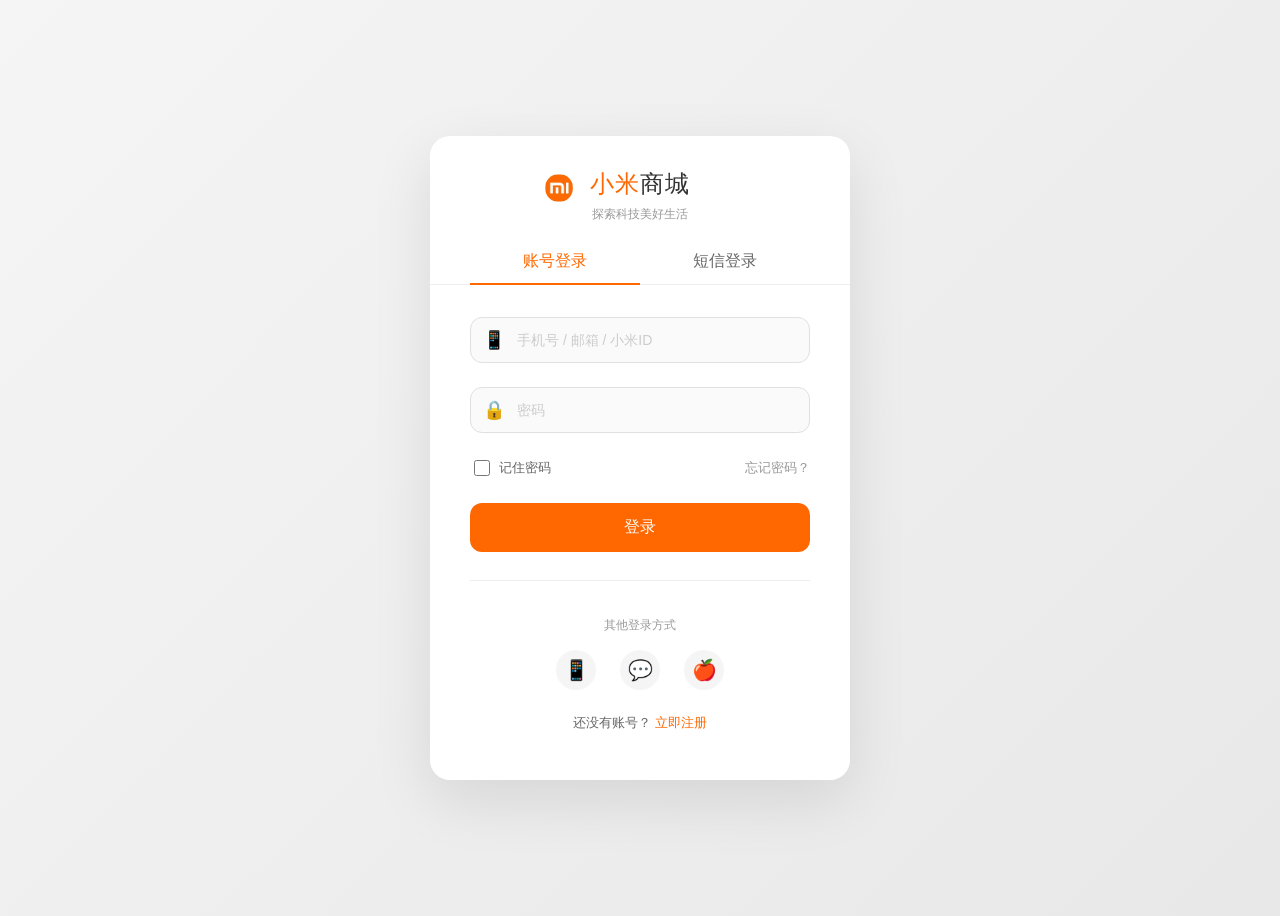
<file: 小米商城/index.html>
<!DOCTYPE html>
<html lang="zh-CN">
<head>
    <meta charset="UTF-8">
    <meta name="viewport" content="width=device-width, initial-scale=1.0, user-scalable=no">
    <title>小米商城 - 探索科技美好生活</title>
    <link rel="stylesheet" href="css/reset.css">
    <style>
        * {
            margin: 0;
            padding: 0;
            box-sizing: border-box;
        }

        body {
            font-family: "Helvetica Neue", Helvetica, Arial, "Microsoft Yahei", sans-serif;
            background: #f5f5f5;
            color: #333;
        }

        /* ========== 顶部导航栏 ========== */
        .top-bar {
            background: #333;
            color: #999;
            font-size: 12px;
            padding: 8px 0;
        }

        .container {
            max-width: 1226px;
            margin: 0 auto;
            padding: 0 15px;
        }

        .top-bar .container {
            display: flex;
            justify-content: space-between;
            align-items: center;
        }

        .top-links a, .user-links a {
            color: #b0b0b0;
            text-decoration: none;
            margin: 0 5px;
        }

        .top-links a:hover, .user-links a:hover {
            color: #ff6700;
        }

        .separator {
            color: #424242;
            margin: 0 5px;
        }

        /* ========== 主头部 ========== */
        .main-header {
            background: #fff;
            padding: 22px 0;
            position: sticky;
            top: 0;
            z-index: 100;
            box-shadow: 0 2px 5px rgba(0,0,0,0.05);
        }

        .main-header .container {
            display: flex;
            align-items: center;
            justify-content: space-between;
        }

        .logo-area {
            display: flex;
            align-items: center;
            gap: 10px;
            text-decoration: none;
        }

        .logo-icon-img {
            width: 28px;
            height: 28px;
            object-fit: contain;
        }

        .logo-text {
            font-size: 24px;
            font-weight: 600;
            color: #ff6700;
        }

        .logo-text span {
            color: #333;
            font-weight: 400;
        }

        .search-box {
            display: flex;
            align-items: center;
            background: #f5f5f5;
            border-radius: 30px;
            overflow: hidden;
        }

        .search-box input {
            width: 240px;
            padding: 12px 16px;
            border: none;
            background: transparent;
            outline: none;
            font-size: 14px;
        }

        .search-btn {
            background: transparent;
            border: none;
            padding: 0 16px;
            cursor: pointer;
            font-size: 18px;
            color: #666;
        }

        .search-btn:hover {
            color: #ff6700;
        }

        .cart-icon {
            position: relative;
            font-size: 24px;
            cursor: pointer;
            color: #333;
            text-decoration: none;
        }

        .cart-icon:hover {
            color: #ff6700;
        }

        .cart-count {
            position: absolute;
            top: -10px;
            right: -12px;
            background: #ff6700;
            color: white;
            font-size: 12px;
            padding: 2px 6px;
            border-radius: 20px;
            min-width: 18px;
            text-align: center;
        }

        /* ========== 导航菜单 ========== */
        .nav-menu {
            background: #fff;
            border-top: 1px solid #eee;
            border-bottom: 1px solid #eee;
            margin-bottom: 20px;
        }

        .nav-menu .container {
            display: flex;
            gap: 30px;
        }

        .nav-menu a {
            padding: 12px 0;
            text-decoration: none;
            color: #333;
            font-size: 14px;
            font-weight: 500;
        }

        .nav-menu a:hover {
            color: #ff6700;
        }

        /* ========== 轮播图 ========== */
        .banner {
            margin-bottom: 30px;
        }

        .swiper {
            position: relative;
            overflow: hidden;
            border-radius: 16px;
        }

        .swiper-wrapper {
            display: flex;
            transition: transform 0.5s ease;
        }

        .swiper-slide {
            flex-shrink: 0;
            width: 100%;
        }

        .swiper-slide img {
            width: 100%;
            height: auto;
            border-radius: 16px;
        }

        .swiper-pagination {
            position: absolute;
            bottom: 15px;
            left: 0;
            right: 0;
            display: flex;
            justify-content: center;
            gap: 8px;
            z-index: 5;
        }

        .swiper-dot {
            width: 30px;
            height: 3px;
            background: rgba(255,255,255,0.5);
            border-radius: 2px;
            cursor: pointer;
        }

        .swiper-dot.active {
            background: #ff6700;
        }

        /* 轮播图左右按钮 - 半隐形效果 */
        .swiper-btn {
            position: absolute;
            top: 50%;
            transform: translateY(-50%);
            width: 40px;
            height: 40px;
            background: rgba(0,0,0,0.2);
            border-radius: 50%;
            display: flex;
            align-items: center;
            justify-content: center;
            cursor: pointer;
            color: rgba(255,255,255,0.5);
            font-size: 28px;
            font-weight: bold;
            z-index: 10;
            transition: all 0.3s ease;
        }

        .swiper-btn:hover {
            background: rgba(0,0,0,0.6);
            color: rgba(255,255,255,1);
            transform: translateY(-50%) scale(1.1);
        }

        .swiper-btn-prev {
            left: 15px;
        }

        .swiper-btn-next {
            right: 15px;
        }

        /* ========== 分类图标区 ========== */
        .categories {
            margin-bottom: 40px;
        }

        .section-title {
            font-size: 24px;
            font-weight: 600;
            margin-bottom: 20px;
            position: relative;
            display: inline-block;
        }

        .section-title::after {
            content: '';
            position: absolute;
            bottom: -5px;
            left: 0;
            width: 50px;
            height: 3px;
            background: #ff6700;
        }

        .category-grid {
            display: grid;
            grid-template-columns: repeat(8, 1fr);
            gap: 15px;
            background: #fff;
            padding: 20px;
            border-radius: 16px;
        }

        .category-item {
            text-align: center;
            text-decoration: none;
            color: #333;
            transition: transform 0.3s;
        }

        .category-item:hover {
            transform: translateY(-5px);
        }

        .category-icon {
            width: 60px;
            height: 60px;
            background: #f5f5f5;
            border-radius: 50%;
            display: flex;
            align-items: center;
            justify-content: center;
            margin: 0 auto 10px;
            font-size: 28px;
        }

        .category-name {
            font-size: 12px;
        }

        /* ========== 限时秒杀 ========== */
        .flash-sale {
            margin-bottom: 40px;
            background: #fff;
            border-radius: 16px;
            padding: 20px;
        }

        .flash-header {
            display: flex;
            justify-content: space-between;
            align-items: center;
            margin-bottom: 20px;
        }

        .flash-title {
            display: flex;
            align-items: center;
            gap: 15px;
        }

        .flash-title h2 {
            font-size: 22px;
            color: #e4393c;
        }

        .countdown {
            display: flex;
            gap: 5px;
            align-items: center;
        }

        .countdown-box {
            background: #333;
            color: white;
            padding: 5px 10px;
            border-radius: 8px;
            font-size: 18px;
            font-weight: bold;
        }

        .countdown-label {
            font-size: 14px;
            color: #666;
        }

        .more-link {
            color: #999;
            text-decoration: none;
        }

        .more-link:hover {
            color: #ff6700;
        }

        .product-grid {
            display: grid;
            grid-template-columns: repeat(4, 1fr);
            gap: 20px;
        }

        .product-card {
            background: #fff;
            border-radius: 12px;
            overflow: hidden;
            transition: transform 0.3s, box-shadow 0.3s;
            text-decoration: none;
            color: #333;
            border: 1px solid #eee;
            display: block;
        }

        .product-card:hover {
            transform: translateY(-5px);
            box-shadow: 0 10px 30px rgba(0,0,0,0.1);
        }

        .product-img {
            width: 100%;
            height: 200px;
            object-fit: contain;
            background: #f5f5f5;
        }

        .product-info {
            padding: 15px;
        }

        .product-title {
            font-size: 14px;
            font-weight: 500;
            margin-bottom: 8px;
            display: -webkit-box;
            -webkit-line-clamp: 2;
            -webkit-box-orient: vertical;
            overflow: hidden;
        }

        .product-price {
            color: #ff6700;
            font-size: 16px;
            font-weight: 600;
        }

        .product-price del {
            color: #999;
            font-size: 12px;
            font-weight: normal;
            margin-left: 8px;
        }

        .product-tag {
            display: inline-block;
            background: #e4393c;
            color: white;
            font-size: 10px;
            padding: 2px 6px;
            border-radius: 4px;
            margin-bottom: 8px;
        }

        /* ========== 通用商品网格 ========== */
        .section {
            margin-bottom: 40px;
        }

        .section-header {
            display: flex;
            justify-content: space-between;
            align-items: center;
            margin-bottom: 20px;
        }

        /* ========== 专区 ========== */
        .zone-banner {
            display: flex;
            gap: 20px;
            margin-bottom: 20px;
        }

        .zone-banner-left {
            flex: 1;
            background: linear-gradient(135deg, #ff6700, #ff8c42);
            border-radius: 16px;
            padding: 30px;
            color: white;
            text-decoration: none;
            display: block;
        }

        .zone-banner-left h3 {
            font-size: 28px;
            margin-bottom: 10px;
        }

        .zone-banner-left p {
            font-size: 14px;
            opacity: 0.9;
        }

        .zone-banner-right {
            flex: 2;
            display: grid;
            grid-template-columns: repeat(2, 1fr);
            gap: 15px;
        }

        .zone-card {
            background: #fff;
            border-radius: 12px;
            padding: 15px;
            text-align: center;
            text-decoration: none;
            color: #333;
            display: block;
            transition: transform 0.3s;
        }

        .zone-card:hover {
            transform: translateY(-3px);
            box-shadow: 0 5px 15px rgba(0,0,0,0.1);
        }

        .zone-card img {
            width: 100%;
            height: 120px;
            object-fit: contain;
            background: #f5f5f5;
            border-radius: 8px;
        }

        /* ========== 底部 Footer ========== */
        .footer {
            background: #fff;
            margin-top: 40px;
            padding: 40px 0 20px;
            border-top: 1px solid #eee;
        }

        .footer-links {
            display: grid;
            grid-template-columns: repeat(5, 1fr);
            gap: 30px;
            margin-bottom: 30px;
        }

        .footer-col h4 {
            font-size: 14px;
            margin-bottom: 15px;
            color: #333;
        }

        .footer-col a {
            display: block;
            color: #999;
            text-decoration: none;
            font-size: 12px;
            margin-bottom: 8px;
        }

        .footer-col a:hover {
            color: #ff6700;
        }

        .copyright {
            text-align: center;
            padding-top: 20px;
            border-top: 1px solid #eee;
            color: #999;
            font-size: 12px;
        }

        /* ========== 响应式 ========== */
        @media (max-width: 768px) {
            .category-grid {
                grid-template-columns: repeat(4, 1fr);
            }
            .product-grid {
                grid-template-columns: repeat(2, 1fr);
            }
            .zone-banner {
                flex-direction: column;
            }
            .footer-links {
                grid-template-columns: repeat(2, 1fr);
            }
            .search-box {
                display: none;
            }
            .nav-menu .container {
                overflow-x: auto;
            }
            .swiper-btn {
                width: 32px;
                height: 32px;
                font-size: 22px;
            }
            .swiper-btn-prev {
                left: 8px;
            }
            .swiper-btn-next {
                right: 8px;
            }
        }
    </style>
</head>
<body>
    <!-- 顶部导航栏 -->
    <div class="top-bar">
        <div class="container">
            <div class="top-links">
                <a href="#">小米商城</a>
                <span class="separator">|</span>
                <a href="#">MIUI</a>
                <span class="separator">|</a>
                <a href="#">云服务</a>
                <span class="separator">|</span>
                <a href="#">小米运动</a>
            </div>
            <div class="user-links">
                <a href="profile.html"userNameDisplay">个人中心</a>
                <span class="separator">|</span>
                <a href="orders.html" id="myOrdersBtn">我的订单</a>
                <span class="separator">|</span>
                <a href="login.html" id="logoutBtn">退出登录</a>
            </div>
        </div>
    </div>

    <!-- 主头部 -->
    <div class="main-header">
        <div class="container">
            <a href="index.html" class="logo-area">
                <img src="images/小米logo.jpg" alt="Logo" class="logo-icon-img">
                <div class="logo-text">小米<span>商城</span></div>
            </a>
            <div class="search-box">
                <input type="text" placeholder="搜索商品..." id="searchInput">
                <button class="search-btn" id="searchBtn">🔍</button>
            </div>
            <a href="cart.html" class="cart-icon">
                🛒
                <span class="cart-count" id="cartCount">0</span>
            </a>
        </div>
    </div>

    <!-- 导航菜单 -->
    <div class="nav-menu">
        <div class="container">
            <a href="#">首页</a>
            <a href="#">Xiaomi手机</a>
            <a href="#">Redmi手机</a>
            <a href="#">电视</a>
            <a href="#">笔记本</a>
            <a href="#">家电</a>
            <a href="#">智能穿戴</a>
            <a href="#">路由器</a>
            <a href="#">生活周边</a>
        </div>
    </div>

    <div class="container">
        <!-- 轮播图 -->
        <div class="banner">
            <div class="swiper" id="bannerSwiper">
                <div class="swiper-wrapper" id="bannerWrapper">
                    <div class="swiper-slide">
                        <img src="images/小米17ultra轮播图.png" alt="Banner 1">
                    </div>
                    <div class="swiper-slide">
                        <img src="images/17pro轮播图.png" alt="Banner 2">
                    </div>
                    <div class="swiper-slide">
                        <img src="images/红米note15轮播图.png" alt="Banner 3">
                    </div>
                </div>
                <div class="swiper-pagination" id="bannerDots"></div>
                <div class="swiper-btn swiper-btn-prev" id="bannerPrev">‹</div>
                <div class="swiper-btn swiper-btn-next" id="bannerNext">›</div>
            </div>
        </div>

        <!-- 分类图标区 -->
        <div class="categories">
            <h2 class="section-title">分类导航</h2>
            <div class="category-grid" id="categoryGrid"></div>
        </div>

        <!-- 限时秒杀 -->
        <div class="flash-sale">
            <div class="flash-header">
                <div class="flash-title">
                    <h2>⏰ 限时秒杀</h2>
                    <div class="countdown">
                        <span class="countdown-label">距离结束还有</span>
                        <span class="countdown-box" id="countdownHour">00</span>
                        <span>:</span>
                        <span class="countdown-box" id="countdownMinute">00</span>
                        <span>:</span>
                        <span class="countdown-box" id="countdownSecond">00</span>
                    </div>
                </div>
                <a href="#" class="more-link">查看更多 &gt;</a>
            </div>
            <div class="product-grid" id="flashSaleGrid"></div>
        </div>

        <!-- 新品首发 -->
        <div class="section">
            <div class="section-header">
                <h2 class="section-title">新品首发</h2>
                <a href="#" class="more-link">查看更多 &gt;</a>
            </div>
            <div class="product-grid" id="newProductsGrid"></div>
        </div>

        <!-- 热门推荐 -->
        <div class="section">
            <div class="section-header">
                <h2 class="section-title">热门推荐</h2>
                <a href="#" class="more-link">查看更多 &gt;</a>
            </div>
            <div class="product-grid" id="hotProductsGrid"></div>
        </div>

        <!-- Xiaomi手机专区 -->
        <div class="section">
            <div class="section-header">
                <h2 class="section-title">Xiaomi 手机</h2>
                <a href="#" class="more-link">查看更多 &gt;</a>
            </div>
            <div class="zone-banner">
                <a href="product.html?id=5" class="zone-banner-left">
                    <h3>Xiaomi 14 Ultra</h3>
                    <p>徕卡光学 · 全场景战略影像</p>
                    <p style="margin-top: 10px;">¥6499起</p>
                </a>
                <div class="zone-banner-right" id="xiaomiPhoneGrid"></div>
            </div>
        </div>

        <!-- 智能家电专区 -->
        <div class="section">
            <div class="section-header">
                <h2 class="section-title">智能家电</h2>
                <a href="#" class="more-link">查看更多 &gt;</a>
            </div>
            <div class="product-grid" id="applianceGrid"></div>
        </div>
    </div>

    <!-- 底部 Footer -->
    <div class="footer">
        <div class="container">
            <div class="footer-links">
                <div class="footer-col">
                    <h4>帮助中心</h4>
                    <a href="#">账户管理</a>
                    <a href="#">购物指南</a>
                    <a href="#">订单操作</a>
                </div>
                <div class="footer-col">
                    <h4>服务支持</h4>
                    <a href="#">售后政策</a>
                    <a href="#">自助服务</a>
                    <a href="#">联系客服</a>
                </div>
                <div class="footer-col">
                    <h4>小米之家</h4>
                    <a href="#">查找门店</a>
                    <a href="#">小米之家</a>
                    <a href="#">小米社区</a>
                </div>
                <div class="footer-col">
                    <h4>关注我们</h4>
                    <a href="#">新浪微博</a>
                    <a href="#">官方微信</a>
                    <a href="#">小米商城APP</a>
                </div>
                <div class="footer-col">
                    <h4>合作加盟</h4>
                    <a href="#">小米直销</a>
                    <a href="#">企业团购</a>
                    <a href="#">联盟合作</a>
                </div>
            </div>
            <div class="copyright">
                <p>© 2026 小米商城 版权所有 | 探索科技美好生活</p>
            </div>
        </div>
    </div>

    <script>
        // ========== 产品数据 ==========
        const products = {
            flashSale: [
                { id: 1, name: "Redmi Note 13 Pro", price: 1599, originalPrice: 1999, image: "images/redminote13pro.png", tag: "秒杀", sales: 125000 },
                { id: 2, name: "小米手环 9", price: 249, originalPrice: 299, image: "images/小米手环9.jpg", tag: "秒杀", sales: 32000 },
                { id: 3, name: "小米空气净化器", price: 899, originalPrice: 1299, image: "images/空气净化器.png", tag: "秒杀", sales: 18000 },
                { id: 4, name: "Xiaomi Buds 5", price: 399, originalPrice: 599, image: "images/buds5.png", tag: "秒杀", sales: 25000 }
            ],
            newProducts: [
                { id: 5, name: "Xiaomi 14 Ultra", price: 6499, image: "images/14ultra.png", tag: "新品", sales: 58000 },
                { id: 6, name: "Xiaomi Pad 6S Pro", price: 3299, image: "images/pad6s.png", tag: "新品", sales: 23000 },
                { id: 7, name: "米家空调", price: 3599, image: "images/米家空调.png", tag: "新品", sales: 12000 },
                { id: 8, name: "小米 Watch S4", price: 999, image: "images/watchs4.png", tag: "新品", sales: 45000 }
            ],
            hotProducts: [
                { id: 9, name: "Xiaomi 14", price: 3999, sales: 125000, image: "images/14.png" },
                { id: 10, name: "Redmi K70", price: 2499, sales: 98000, image: "images/k70.png" },
                { id: 11, name: "小米电视 S75", price: 3999, sales: 45000, image: "images/dianshi.png" },
                { id: 12, name: "米家冰箱 十字", price: 2999, sales: 32000, image: "images/bingxiang.png" }
            ],
            xiaomiPhones: [
                { id: 5, name: "Xiaomi 14 Ultra", price: 6499, image: "images/14ultra.png" },
                { id: 13, name: "Xiaomi 14 Pro", price: 4999, image: "images/14pro.png" },
                { id: 9, name: "Xiaomi 14", price: 3999, image: "images/14.png" },
                { id: 16, name: "Xiaomi MIX Fold 4", price: 8999, image: "images/mixfold4.png" }
            ],
            appliances: [
                { id: 17, name: "米家全能扫拖机器人", price: 2999, image: "images/扫地机器人.png", sales: 8900 },
                { id: 3, name: "小米空气净化器 4 Pro", price: 1299, image: "images/空气净化器.png", sales: 18000 },
                { id: 19, name: "米家洗烘一体机", price: 3499, image: "images/洗烘一体机.png", sales: 5600 },
                { id: 20, name: "小米智能门锁 M20", price: 1299, image: "images/门锁.jpg", sales: 15000 }
            ]
        };

        // 分类数据
        const categories = [
            { id: 1, name: "Xiaomi手机", icon: "📱" },
            { id: 2, name: "Redmi手机", icon: "📱" },
            { id: 3, name: "电视", icon: "📺" },
            { id: 4, name: "笔记本", icon: "💻" },
            { id: 5, name: "家电", icon: "🏠" },
            { id: 6, name: "智能穿戴", icon: "⌚" },
            { id: 7, name: "路由器", icon: "📡" },
            { id: 8, name: "生活周边", icon: "🎒" }
        ];

        // ========== 渲染函数 ==========
        function renderCategoryGrid() {
            const grid = document.getElementById('categoryGrid');
            if (!grid) return;
            grid.innerHTML = categories.map(cat => `
                <a href="#" class="category-item">
                    <div class="category-icon">${cat.icon}</div>
                    <div class="category-name">${cat.name}</div>
                </a>
            `).join('');
        }

        function renderProductGrid(containerId, products, showTag = true) {
            const container = document.getElementById(containerId);
            if (!container) return;
            container.innerHTML = products.map(p => `
                <a href="product.html?id=${p.id}" class="product-card">
                    <img src="${p.image}" alt="${p.name}" class="product-img" onerror="this.src='https://picsum.photos/300/200?random=${p.id}'">
                    <div class="product-info">
                        ${p.tag && showTag ? `<span class="product-tag">${p.tag}</span>` : ''}
                        <div class="product-title">${p.name}</div>
                        <div class="product-price">
                            ¥${p.price.toLocaleString()}
                            ${p.originalPrice ? `<del>¥${p.originalPrice.toLocaleString()}</del>` : ''}
                        </div>
                        ${p.sales ? `<div style="font-size: 12px; color: #999; margin-top: 5px;">月销 ${p.sales}+</div>` : ''}
                    </div>
                </a>
            `).join('');
        }

        function renderZoneGrid(containerId, products) {
            const container = document.getElementById(containerId);
            if (!container) return;
            container.innerHTML = products.slice(0, 4).map(p => `
                <a href="product.html?id=${p.id}" class="zone-card">
                    <img src="${p.image}" alt="${p.name}" onerror="this.src='https://picsum.photos/200/150?random=${p.id}'">
                    <div style="margin-top: 8px; font-weight: 500;">${p.name}</div>
                    <div style="color: #ff6700; margin-top: 4px;">¥${p.price.toLocaleString()}</div>
                </a>
            `).join('');
        }

        // ========== 限时秒杀倒计时 ==========
        function initCountdown() {
            const endTime = new Date().getTime() + 24 * 60 * 60 * 1000;
            
            function updateCountdown() {
                const now = new Date().getTime();
                const distance = endTime - now;
                
                if (distance < 0) {
                    document.getElementById('countdownHour').textContent = '00';
                    document.getElementById('countdownMinute').textContent = '00';
                    document.getElementById('countdownSecond').textContent = '00';
                    return;
                }
                
                const hours = Math.floor(distance / (1000 * 60 * 60));
                const minutes = Math.floor((distance % (1000 * 60 * 60)) / (1000 * 60));
                const seconds = Math.floor((distance % (1000 * 60)) / 1000);
                
                document.getElementById('countdownHour').textContent = String(hours).padStart(2, '0');
                document.getElementById('countdownMinute').textContent = String(minutes).padStart(2, '0');
                document.getElementById('countdownSecond').textContent = String(seconds).padStart(2, '0');
            }
            
            updateCountdown();
            setInterval(updateCountdown, 1000);
        }

        // ========== 轮播图 ==========
        function initBanner() {
            let currentIndex = 0;
            let autoPlayInterval;
            const wrapper = document.getElementById('bannerWrapper');
            const dotsContainer = document.getElementById('bannerDots');
            const prevBtn = document.getElementById('bannerPrev');
            const nextBtn = document.getElementById('bannerNext');
            const slides = document.querySelectorAll('.swiper-slide');
            const totalSlides = slides.length;
            
            if (totalSlides === 0) return;
            
            wrapper.style.width = `${totalSlides * 100}%`;
            slides.forEach(slide => {
                slide.style.width = `${100 / totalSlides}%`;
            });
            
            dotsContainer.innerHTML = Array.from({ length: totalSlides }, (_, i) => 
                `<div class="swiper-dot ${i === 0 ? 'active' : ''}" data-index="${i}"></div>`
            ).join('');
            
            function goToSlide(index) {
                if (index < 0) index = totalSlides - 1;
                if (index >= totalSlides) index = 0;
                currentIndex = index;
                wrapper.style.transform = `translateX(-${currentIndex * (100 / totalSlides)}%)`;
                document.querySelectorAll('.swiper-dot').forEach((dot, i) => {
                    dot.classList.toggle('active', i === currentIndex);
                });
            }
            
            function startAutoPlay() {
                if (autoPlayInterval) clearInterval(autoPlayInterval);
                autoPlayInterval = setInterval(() => {
                    goToSlide(currentIndex + 1);
                }, 5000);
            }
            
            function resetAutoPlay() {
                clearInterval(autoPlayInterval);
                startAutoPlay();
            }
            
            document.querySelectorAll('.swiper-dot').forEach(dot => {
                dot.addEventListener('click', () => {
                    goToSlide(parseInt(dot.dataset.index));
                    resetAutoPlay();
                });
            });
            
            if (prevBtn) {
                prevBtn.addEventListener('click', () => {
                    goToSlide(currentIndex - 1);
                    resetAutoPlay();
                });
            }
            
            if (nextBtn) {
                nextBtn.addEventListener('click', () => {
                    goToSlide(currentIndex + 1);
                    resetAutoPlay();
                });
            }
            
            startAutoPlay();
        }

        // ========== 购物车数量更新 ==========
        function updateCartCount() {
            const cart = JSON.parse(localStorage.getItem('shoppingCart') || '[]');
            const totalCount = cart.reduce((sum, item) => sum + item.quantity, 0);
            const cartCountSpan = document.getElementById('cartCount');
            if (cartCountSpan) {
                cartCountSpan.textContent = totalCount;
            }
        }

        // ========== 检查登录状态 ==========
        function checkLoginStatus() {
            const isLoggedIn = localStorage.getItem('isLoggedIn') || sessionStorage.getItem('isLoggedIn');
            const currentUser = localStorage.getItem('currentUser') || sessionStorage.getItem('currentUser');
            const userNameSpan = document.getElementById('userNameDisplay');
            
            if (isLoggedIn && currentUser) {
                if (userNameSpan) {
                    userNameSpan.textContent = currentUser;
                    userNameSpan.href = '#';
                }
            } else {
                window.location.href = 'login.html';
            }
        }
        
        // 退出登录
        const logoutBtn = document.getElementById('logoutBtn');
        if (logoutBtn) {
            logoutBtn.addEventListener('click', (e) => {
                e.preventDefault();
                localStorage.removeItem('isLoggedIn');
                localStorage.removeItem('currentUser');
                sessionStorage.removeItem('isLoggedIn');
                sessionStorage.removeItem('currentUser');
                window.location.href = 'login.html';
            });
        }

        // ========== 搜索功能 ==========
        function initSearch() {
            const searchBtn = document.getElementById('searchBtn');
            const searchInput = document.getElementById('searchInput');
            
            function search() {
                const keyword = searchInput.value.trim().toLowerCase();
                if (keyword) {
                    localStorage.setItem('searchKeyword', keyword);
                    window.location.href = 'search.html';
                }
            }
            
            if (searchBtn) {
                searchBtn.addEventListener('click', search);
            }
            if (searchInput) {
                searchInput.addEventListener('keypress', (e) => {
                    if (e.key === 'Enter') search();
                });
            }
        }

        // ========== 页面初始化 ==========
        function init() {
            checkLoginStatus();
            updateCartCount();
            renderCategoryGrid();
            renderProductGrid('flashSaleGrid', products.flashSale);
            renderProductGrid('newProductsGrid', products.newProducts);
            renderProductGrid('hotProductsGrid', products.hotProducts);
            renderZoneGrid('xiaomiPhoneGrid', products.xiaomiPhones);
            renderProductGrid('applianceGrid', products.appliances);
            initCountdown();
            initBanner();
            initSearch();
        }
        
        init();
    </script>
</body>
</html>
</file>
